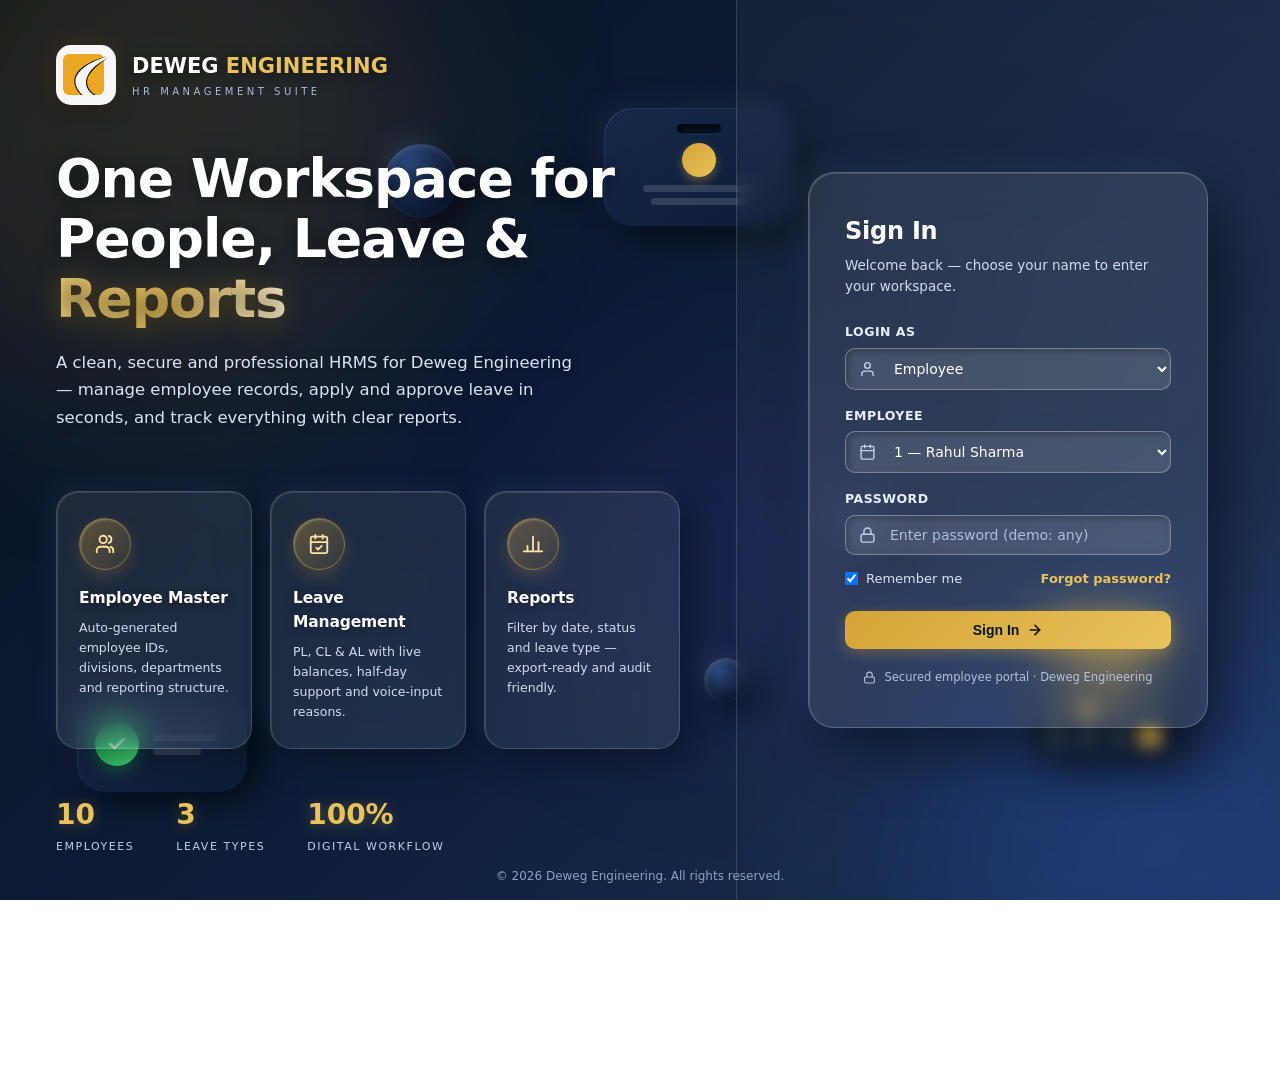
<file: index.html>
<!DOCTYPE html>
<html lang="en">
<head>
<meta charset="UTF-8">
<meta name="viewport" content="width=device-width, initial-scale=1.0">
<title>Deweg Engineering — HRMS | Sign In</title>
<link rel="stylesheet" href="assets/style.css">
<style>
  body{margin:0;height:100dvh;overflow:hidden;font-family:'Segoe UI',system-ui,sans-serif;color:#fff;
    background:linear-gradient(135deg,#070f1d 0%,#0e1e3a 45%,#1c3157 100%);
    display:flex;align-items:stretch;position:relative}
  /* ---------- ambient blobs ---------- */
  .blob{position:absolute;border-radius:50%;filter:blur(100px);opacity:.5;pointer-events:none;z-index:0}
  .b1{width:560px;height:560px;background:rgba(212,164,55,.30);top:-160px;left:-120px;animation:drift 16s ease-in-out infinite}
  .b2{width:480px;height:480px;background:rgba(37,99,235,.40);bottom:-170px;right:-110px;animation:drift 21s ease-in-out infinite reverse}
  .b3{width:320px;height:320px;background:rgba(124,58,237,.22);top:42%;left:44%;animation:drift 25s ease-in-out infinite}
  @keyframes drift{0%,100%{transform:translate(0,0)}50%{transform:translate(-50px,50px)}}

  /* ---------- 3D neumorphic scene (pure CSS) ---------- */
  .scene{position:absolute;inset:0;z-index:0;perspective:1200px;overflow:hidden;pointer-events:none}
  .neo{position:absolute;border-radius:28px;
    background:linear-gradient(145deg,#16294a,#0d1c36);
    box-shadow:14px 14px 34px rgba(0,0,0,.5), -10px -10px 26px rgba(120,150,220,.09),
               inset 1px 1px 1px rgba(255,255,255,.09);
    animation:bob 7s ease-in-out infinite}
  @keyframes bob{0%,100%{transform:translateY(0) rotateZ(var(--rz,0deg)) rotateY(var(--ry,0deg))}
                 50%{transform:translateY(-16px) rotateZ(var(--rz,0deg)) rotateY(var(--ry,0deg))}}

  /* floating employee ID badge */
  .badge3d{width:190px;height:118px;right:38%;top:12%;--rz:-8deg;--ry:14deg;animation-delay:.6s;
    transform-style:preserve-3d;padding:16px}
  .badge3d .hole{width:44px;height:9px;border-radius:8px;background:#070f1d;margin:0 auto 10px;
    box-shadow:inset 2px 2px 4px rgba(0,0,0,.7)}
  .badge3d .bav{width:34px;height:34px;border-radius:50%;margin:0 auto 8px;
    background:linear-gradient(135deg,var(--gold),var(--gold-light));
    box-shadow:0 4px 10px rgba(212,164,55,.4)}
  .badge3d .ln{height:7px;border-radius:5px;background:rgba(255,255,255,.14);margin:6px auto}
  .badge3d .ln.s{width:60%}

  /* floating calendar tile */
  .cal3d{width:150px;height:150px;right:8%;bottom:16%;--rz:9deg;--ry:-16deg;animation-delay:2s;border-radius:24px;padding:16px}
  .cal3d .top{height:26px;border-radius:10px;background:linear-gradient(135deg,var(--gold),var(--gold-light));
    display:flex;align-items:center;justify-content:center;gap:16px;margin-bottom:12px;
    box-shadow:0 5px 14px rgba(212,164,55,.4)}
  .cal3d .top i{width:5px;height:12px;border-radius:3px;background:var(--navy-900)}
  .cal3d .grid{display:grid;grid-template-columns:repeat(4,1fr);gap:7px}
  .cal3d .grid i{aspect-ratio:1;border-radius:6px;background:rgba(255,255,255,.12);
    box-shadow:inset 1px 1px 2px rgba(0,0,0,.4), inset -1px -1px 2px rgba(255,255,255,.07)}
  .cal3d .grid i.on{background:linear-gradient(135deg,var(--gold),var(--gold-light))}

  /* floating check card */
  .chk3d{width:170px;height:96px;left:6%;bottom:12%;--rz:6deg;--ry:-10deg;animation-delay:1.2s;
    display:flex;align-items:center;gap:14px;padding:0 18px}
  .chk3d .ring{width:44px;height:44px;border-radius:50%;flex-shrink:0;display:flex;align-items:center;justify-content:center;
    background:linear-gradient(135deg,#16a34a,#4ade80);box-shadow:0 5px 16px rgba(22,163,74,.45)}
  .chk3d .ln{height:7px;border-radius:5px;background:rgba(255,255,255,.16);margin:7px 0}
  .chk3d .ln.s{width:64%}

  /* soft neumorphic spheres */
  .orb{position:absolute;border-radius:50%;
    background:radial-gradient(circle at 32% 28%,#2c4a80,#0c1a33 70%);
    box-shadow:12px 14px 30px rgba(0,0,0,.55), -8px -8px 22px rgba(130,160,230,.12),
               inset 2px 3px 6px rgba(255,255,255,.14)}
  .o1{width:74px;height:74px;left:30%;top:16%;animation:bob 8s ease-in-out infinite;animation-delay:.3s}
  .o2{width:44px;height:44px;left:55%;bottom:22%;animation:bob 9s ease-in-out infinite;animation-delay:1.6s}
  .o3{width:56px;height:56px;right:30%;bottom:38%;animation:bob 10s ease-in-out infinite;animation-delay:2.6s}

  /* ---------- layout ---------- */
  .wrap{position:relative;z-index:2;display:grid;grid-template-columns:1.15fr .85fr;
    height:100dvh;width:100%;max-width:1440px;margin:0 auto}

  /* ============ LEFT — LANDING ============ */
  .hero-side{padding:48px 56px;display:flex;flex-direction:column;justify-content:center;min-height:0}
  .brand{display:flex;align-items:center;gap:16px;margin-bottom:44px}
  .logo-img{width:60px;height:60px;object-fit:contain;border-radius:15px;
    background:rgba(255,255,255,.96);padding:7px;flex-shrink:0;
    box-shadow:0 6px 20px rgba(0,0,0,.4), 0 0 24px rgba(212,164,55,.18)}
  .brand .nm{font-size:21px;font-weight:800;text-shadow:0 2px 14px rgba(0,0,0,.5)}
  .brand .nm span{color:var(--gold-light)}
  .brand .tg{font-size:10px;letter-spacing:.35em;text-transform:uppercase;color:#a9bcdc;margin-top:2px}

  .pill{display:inline-flex;align-items:center;gap:9px;padding:9px 20px;border-radius:99px;
    font-size:12px;font-weight:700;letter-spacing:.14em;text-transform:uppercase;color:#ffe3a1;
    background:rgba(212,164,55,.14);border:1px solid rgba(212,164,55,.45);
    backdrop-filter:blur(8px);margin-bottom:26px;width:fit-content;
    box-shadow:0 4px 18px rgba(212,164,55,.15)}
  h1{font-size:clamp(34px,4.2vw,54px);line-height:1.12;letter-spacing:-.02em;font-weight:800;
    color:#ffffff;text-shadow:0 3px 24px rgba(0,0,0,.55)}
  h1 em{font-style:normal;background:linear-gradient(90deg,#f5d67a,var(--gold-light),#fff2cf);
    -webkit-background-clip:text;background-clip:text;-webkit-text-fill-color:transparent;
    filter:drop-shadow(0 2px 10px rgba(212,164,55,.35))}
  .sub{color:#dbe4f5;font-size:16.5px;max-width:520px;margin:20px 0 40px;line-height:1.65;
    text-shadow:0 2px 12px rgba(0,0,0,.45)}

  /* rounded glass feature cards */
  .cards{display:grid;grid-template-columns:repeat(3,1fr);gap:18px;max-width:640px}
  .gcard{border-radius:22px;padding:26px 22px;background:rgba(255,255,255,.08);
    border:1px solid rgba(255,255,255,.18);backdrop-filter:blur(18px);-webkit-backdrop-filter:blur(18px);
    box-shadow:14px 14px 34px rgba(0,0,0,.35), -8px -8px 22px rgba(130,160,230,.08),
               inset 1px 1px 1px rgba(255,255,255,.12);transition:.3s}
  .gcard:hover{transform:translateY(-7px);border-color:rgba(212,164,55,.55);background:rgba(212,164,55,.10)}
  .gcard .ic{width:52px;height:52px;border-radius:50%;display:flex;align-items:center;justify-content:center;
    margin-bottom:16px;background:linear-gradient(135deg,rgba(212,164,55,.35),rgba(212,164,55,.1));
    border:1.5px solid rgba(212,164,55,.45);color:#ffe3a1;
    box-shadow:0 6px 16px rgba(212,164,55,.2), inset 1px 1px 2px rgba(255,255,255,.25)}
  .gcard h3{font-size:15.5px;margin-bottom:8px;color:#fff;text-shadow:0 2px 10px rgba(0,0,0,.4)}
  .gcard p{font-size:12.5px;color:#d4ddf0;line-height:1.6}

  .stats{display:flex;gap:42px;margin-top:44px;flex-wrap:wrap}
  .hstat .num{font-size:28px;font-weight:800;color:var(--gold-light);text-shadow:0 2px 14px rgba(212,164,55,.35)}
  .hstat .lbl{font-size:11px;text-transform:uppercase;letter-spacing:.14em;color:#c3d0e8;margin-top:2px}

  /* entrance animations */
  .hero-side>*{opacity:0;animation:fadeUp .8s cubic-bezier(.2,.7,.2,1) both}
  .hero-side>*:nth-child(1){animation-delay:.05s}
  .hero-side>*:nth-child(2){animation-delay:.2s}
  .hero-side>*:nth-child(3){animation-delay:.35s}
  .hero-side>*:nth-child(4){animation-delay:.5s}
  .hero-side>*:nth-child(5){animation-delay:.65s}
  @keyframes fadeUp{from{opacity:0;transform:translateY(26px)}to{opacity:1;transform:none}}

  /* ============ RIGHT — LOGIN (slides out on load) ============ */
  .login-side{display:flex;align-items:center;justify-content:center;padding:40px 44px;position:relative;min-height:0;overflow-y:auto}
  .login-side::before{content:'';position:absolute;inset:0;
    background:linear-gradient(200deg,rgba(255,255,255,.05),rgba(255,255,255,.01));
    border-left:1px solid rgba(255,255,255,.14);backdrop-filter:blur(8px)}
  .login-card{position:relative;width:100%;max-width:400px;border-radius:26px;padding:40px 36px;
    background:rgba(255,255,255,.09);border:1px solid rgba(255,255,255,.22);
    backdrop-filter:blur(24px);-webkit-backdrop-filter:blur(24px);
    box-shadow:20px 24px 60px rgba(0,0,0,.45), -10px -10px 30px rgba(130,160,230,.08),
               inset 1px 1px 1px rgba(255,255,255,.15);
    animation:slideOut 1s cubic-bezier(.16,.8,.26,1) .35s both}
  @keyframes slideOut{
    from{opacity:0;transform:translateX(110%) rotateY(-14deg)}
    to{opacity:1;transform:translateX(0) rotateY(0)}}
  @media(max-width:1024px){
    .login-card{animation:slideUp .8s cubic-bezier(.16,.8,.26,1) .35s both}
    @keyframes slideUp{from{opacity:0;transform:translateY(60px)}to{opacity:1;transform:none}}
  }
  .login-card h2{font-size:24px;margin-bottom:4px;color:#fff}
  .login-card .lsub{color:#d4ddf0;font-size:13.5px;margin-bottom:26px}
  .login-card label{color:#e8eefb}
  .login-card .select,.login-card .input{background:rgba(255,255,255,.12);
    border-color:rgba(255,255,255,.28);color:#fff;
    box-shadow:inset 2px 2px 6px rgba(0,0,0,.28), inset -1px -1px 3px rgba(255,255,255,.08)}
  .login-card .input::placeholder{color:#aebfdd}
  .login-card .select:focus,.login-card .input:focus{border-color:var(--gold);
    background:rgba(255,255,255,.17);box-shadow:0 0 0 3px rgba(212,164,55,.22), inset 2px 2px 6px rgba(0,0,0,.28)}
  .login-card .select option{color:#1b2537}
  .in-ic{position:relative}
  .in-ic .ic{position:absolute;left:14px;top:50%;transform:translateY(-50%);color:#c3d0e8;display:flex;z-index:1}
  .in-ic .input,.in-ic .select{padding-left:44px}
  .row-rem{display:flex;justify-content:space-between;align-items:center;font-size:13px;margin:14px 0 22px}
  .row-rem label{display:flex;gap:8px;align-items:center;color:#dbe4f5;cursor:pointer}
  .row-rem a{color:var(--gold-light);font-weight:600}
  .secure{display:flex;align-items:center;justify-content:center;gap:8px;margin-top:20px;
    font-size:11.5px;color:#b3c2de}

  footer{position:absolute;bottom:14px;left:0;right:0;text-align:center;font-size:12px;color:#8ea2c6;z-index:2}

  /* short screens: compact the landing so everything fits the viewport */
  @media(max-height:840px){
    .hero-side{padding:30px 44px}
    .brand{margin-bottom:24px}
    h1{font-size:clamp(28px,3.8vw,42px)}
    .sub{margin:14px 0 24px;font-size:15px}
    .gcard{padding:18px 16px}
    .gcard p{font-size:11.5px}
    .stats{margin-top:24px;gap:30px}
    .hstat .num{font-size:23px}
  }
  @media(max-height:720px){
    .hero-side{padding:22px 36px}
    .brand{margin-bottom:14px}
    .sub{display:none}
    .gcard p{display:none}
    .stats{margin-top:16px}
    .login-card{padding:26px 28px}
  }
  @media(max-height:600px){
    .stats{display:none}
    .cards{gap:10px}
    .hero-side{padding:16px 30px}
    .login-card{padding:18px 22px}
  }

  @media(max-width:1024px){
    /* whole page locks to the device viewport */
    body{height:100dvh;overflow:hidden}
    .wrap{grid-template-columns:1fr;grid-template-rows:auto minmax(0,1fr);
      height:100dvh;overflow:hidden}
    .hero-side{padding:20px 18px 14px;text-align:center;flex:0 1 auto}
    .brand{justify-content:center;margin-bottom:12px;gap:12px}
    .brand .nm{font-size:16px}
    .logo-img{width:44px;height:44px;border-radius:12px;padding:5px}
    .pill{margin-inline:auto;padding:6px 14px;font-size:9.5px;margin-bottom:12px}
    h1{font-size:clamp(20px,6.5vw,30px)}
    .sub{margin-inline:auto;font-size:12.5px;margin:8px 0 12px;max-width:420px}
    .cards{margin:0 auto;grid-template-columns:1fr;gap:8px;width:100%;max-width:460px}
    .gcard{padding:10px 13px;display:flex;gap:12px;align-items:center;text-align:left}
    .gcard .ic{width:38px;height:38px;margin:0;flex-shrink:0}
    .gcard h3{font-size:13px;margin:0}
    .gcard p{font-size:11px}
    .stats{justify-content:center;gap:20px;margin-top:12px}
    .hstat .num{font-size:17px}
    .hstat .lbl{font-size:9px}
    .login-side{border-left:none;border-top:1px solid rgba(255,255,255,.14);
      padding:14px 16px;overflow-y:auto;align-items:flex-start}
    .login-card{padding:22px 20px;border-radius:20px;animation:slideUp .8s cubic-bezier(.16,.8,.26,1) .3s both}
    .login-card h2{font-size:19px}
    .login-card .lsub{font-size:12px;margin-bottom:16px}
    .row-rem{font-size:12px;margin:10px 0 16px}
    .login-card .btn{padding:12px 10px;font-size:14px}
    .secure{font-size:10px;margin-top:14px}
    .badge3d{right:4%;top:4%;transform:scale(.6)}
    .cal3d,.chk3d{display:none}
    footer{display:none}
  }
  /* short screens: trim the landing so login always fits without page scroll */
  @media(max-width:1024px) and (max-height:760px){
    .gcard p{display:none}
    .sub{display:none}
  }
  @media(max-width:1024px) and (max-height:640px){
    .stats{display:none}
    .cards{display:none}
    .pill{display:none}
  }
</style>
</head>
<body>
<!-- themed engineering background image + readability overlay -->
<div class="bgimg" style="position:fixed;inset:0;z-index:0;
  background:url('https://images.unsplash.com/photo-1504328345606-18bbc8c9d7d1?auto=format&fit=crop&w=1920&q=80') center/cover no-repeat"></div>
<div style="position:fixed;inset:0;z-index:0;
  background:linear-gradient(135deg,rgba(7,15,29,.94) 0%,rgba(13,28,54,.9) 45%,rgba(28,49,87,.86) 100%)"></div>

<div class="blob b1"></div><div class="blob b2"></div><div class="blob b3"></div>

<!-- 3D neumorphic background scene -->
<div class="scene">
  <div class="neo badge3d">
    <div class="hole"></div><div class="bav"></div>
    <div class="ln" style="width:70%"></div><div class="ln s"></div>
  </div>
  <div class="neo cal3d">
    <div class="top"><i></i><i></i></div>
    <div class="grid">
      <i></i><i></i><i class="on"></i><i></i><i></i><i class="on"></i><i></i><i></i>
      <i></i><i></i><i></i><i class="on"></i>
    </div>
  </div>
  <div class="neo chk3d">
    <div class="ring"><svg width="20" height="20" viewBox="0 0 24 24" fill="none" stroke="#fff" stroke-width="3" stroke-linecap="round" stroke-linejoin="round"><polyline points="20 6 9 17 4 12"/></svg></div>
    <div style="flex:1"><div class="ln" style="width:85%"></div><div class="ln s"></div></div>
  </div>
  <div class="orb o1"></div><div class="orb o2"></div><div class="orb o3"></div>
</div>

<div class="wrap">

  <!-- ============ LEFT: LANDING ============ -->
  <div class="hero-side">
    <div class="brand">
      <img class="logo-img" src="assets/logo.svg" alt="Deweg Engineering logo">
      <div>
        <div class="nm">DEWEG <span>ENGINEERING</span></div>
        <div class="tg">HR Management Suite</div>
      </div>
    </div>

    <h1>One Workspace for<br>People, Leave &amp; <em>Reports</em></h1>
    <p class="sub">A clean, secure and professional HRMS for Deweg Engineering — manage employee records, apply and approve leave in seconds, and track everything with clear reports.</p>

    <div class="cards" style="margin-top: 20px;">
      <div class="gcard">
        <div class="ic"><svg width="22" height="22" viewBox="0 0 24 24" fill="none" stroke="currentColor" stroke-width="2" stroke-linecap="round" stroke-linejoin="round"><path d="M17 21v-2a4 4 0 0 0-4-4H7a4 4 0 0 0-4 4v2"/><circle cx="10" cy="7" r="4"/><path d="M21 21v-2a4 4 0 0 0-3-3.87"/><path d="M16 3.13a4 4 0 0 1 0 7.75"/></svg></div>
        <h3>Employee Master</h3>
        <p>Auto-generated employee IDs, divisions, departments and reporting structure.</p>
      </div>
      <div class="gcard">
        <div class="ic"><svg width="22" height="22" viewBox="0 0 24 24" fill="none" stroke="currentColor" stroke-width="2" stroke-linecap="round" stroke-linejoin="round"><rect x="3" y="4" width="18" height="18" rx="2"/><line x1="16" y1="2" x2="16" y2="6"/><line x1="8" y1="2" x2="8" y2="6"/><line x1="3" y1="10" x2="21" y2="10"/><path d="M9 16l2 2 4-4"/></svg></div>
        <h3>Leave Management</h3>
        <p>PL, CL &amp; AL with live balances, half-day support and voice-input reasons.</p>
      </div>
      <div class="gcard">
        <div class="ic"><svg width="22" height="22" viewBox="0 0 24 24" fill="none" stroke="currentColor" stroke-width="2" stroke-linecap="round" stroke-linejoin="round"><line x1="18" y1="20" x2="18" y2="10"/><line x1="12" y1="20" x2="12" y2="4"/><line x1="6" y1="20" x2="6" y2="14"/><line x1="2" y1="20" x2="22" y2="20"/></svg></div>
        <h3>Reports</h3>
        <p>Filter by date, status and leave type — export-ready and audit friendly.</p>
      </div>
    </div>

    <div class="stats">
      <div class="hstat"><div class="num">10</div><div class="lbl">Employees</div></div>
      <div class="hstat"><div class="num">3</div><div class="lbl">Leave Types</div></div>
      <div class="hstat"><div class="num">100%</div><div class="lbl">Digital Workflow</div></div>
    </div>
  </div>

  <!-- ============ RIGHT: LOGIN ============ -->
  <div class="login-side">
    <div class="login-card">
      <h2>Sign In</h2>
      <div class="lsub">Welcome back — choose your name to enter your workspace.</div>

      <form onsubmit="return doLogin(event)">
        <div class="field" style="margin-bottom:16px">
          <label>Login as</label>
          <div class="in-ic">
            <span class="ic"><svg width="17" height="17" viewBox="0 0 24 24" fill="none" stroke="currentColor" stroke-width="2" stroke-linecap="round" stroke-linejoin="round"><path d="M20 21v-2a4 4 0 0 0-4-4H8a4 4 0 0 0-4 4v2"/><circle cx="12" cy="7" r="4"/></svg></span>
            <select class="select" id="role">
              <option value="employee">Employee</option>
              <option value="manager">Reporting Manager</option>
            </select>
          </div>
        </div>

        <div class="field" style="margin-bottom:16px">
          <label>Employee</label>
          <div class="in-ic">
            <span class="ic"><svg width="17" height="17" viewBox="0 0 24 24" fill="none" stroke="currentColor" stroke-width="2" stroke-linecap="round" stroke-linejoin="round"><rect x="3" y="4" width="18" height="18" rx="2"/><line x1="16" y1="2" x2="16" y2="6"/><line x1="8" y1="2" x2="8" y2="6"/><line x1="3" y1="10" x2="21" y2="10"/></svg></span>
            <select class="select" id="emp-select"></select>
          </div>
        </div>

        <div class="field" style="margin-bottom:6px">
          <label>Password</label>
          <div class="in-ic">
            <span class="ic"><svg width="17" height="17" viewBox="0 0 24 24" fill="none" stroke="currentColor" stroke-width="2" stroke-linecap="round" stroke-linejoin="round"><rect x="3" y="11" width="18" height="11" rx="2"/><path d="M7 11V7a5 5 0 0 1 10 0v4"/></svg></span>
            <input class="input" type="password" id="pwd" placeholder="Enter password (demo: any)" required>
          </div>
        </div>

        <div class="row-rem">
          <label><input type="checkbox" checked> Remember me</label>
          <a href="#">Forgot password?</a>
        </div>

        <button class="btn btn-primary" style="width:100%;justify-content:center">Sign In
          <svg width="16" height="16" viewBox="0 0 24 24" fill="none" stroke="currentColor" stroke-width="2.4" stroke-linecap="round" stroke-linejoin="round"><line x1="5" y1="12" x2="19" y2="12"/><polyline points="12 5 19 12 12 19"/></svg>
        </button>
      </form>

      <div class="secure">
        <svg width="13" height="13" viewBox="0 0 24 24" fill="none" stroke="currentColor" stroke-width="2" stroke-linecap="round" stroke-linejoin="round"><rect x="3" y="11" width="18" height="11" rx="2"/><path d="M7 11V7a5 5 0 0 1 10 0v4"/></svg>
        Secured employee portal · Deweg Engineering
      </div>
    </div>
  </div>

</div>

<footer>© 2026 Deweg Engineering. All rights reserved.</footer>

<script>
const EMPLOYEES = [
  {id:1,  name:"Rahul Sharma"}, {id:2,  name:"Priya Nair"},
  {id:3,  name:"Vikram Patel"}, {id:4,  name:"Anita Desai"},
  {id:5,  name:"Suresh Kumar"}, {id:6,  name:"Meera Joshi"},
  {id:7,  name:"Arjun Reddy"},  {id:8,  name:"Kavya Menon"},
  {id:9,  name:"Rohit Verma"},  {id:10, name:"Deepika Iyer"},
];
document.getElementById('emp-select').innerHTML =
  EMPLOYEES.map(e=>`<option value="${e.id}">${e.id} — ${e.name}</option>`).join('');

function doLogin(ev){
  ev.preventDefault();
  localStorage.setItem('deweg_user', JSON.stringify({
    id:+document.getElementById('emp-select').value,
    role:document.getElementById('role').value
  }));
  location.href = 'app.html';
  return false;
}
</script>
</body>
</html>
</file>
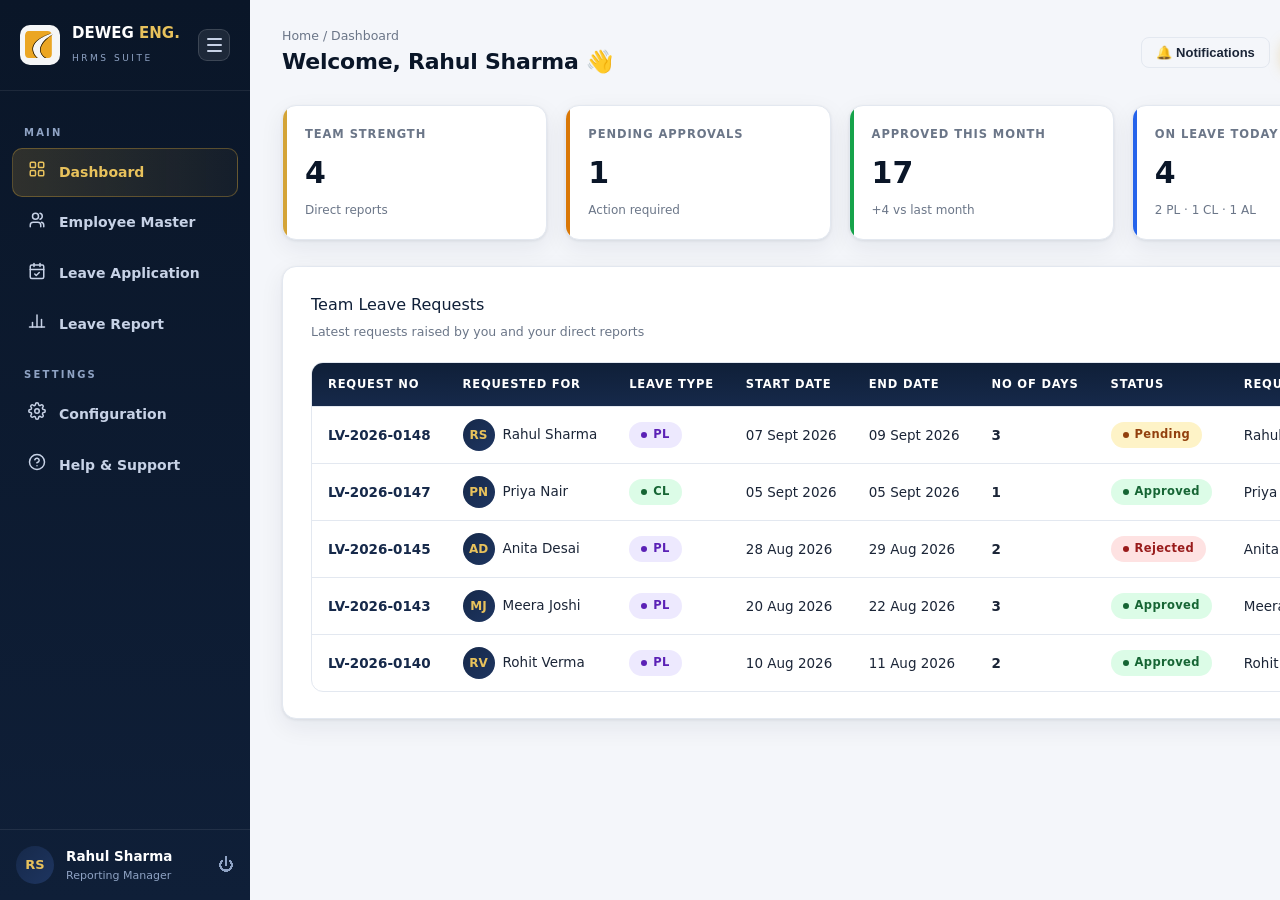
<file: app.html>
<!DOCTYPE html>
<html lang="en">
<head>
<meta charset="UTF-8">
<meta name="viewport" content="width=device-width, initial-scale=1.0">
<title>HRMS Dashboard — Deweg Engineering</title>
<link rel="stylesheet" href="assets/style.css">
</head>
<body>
<!-- floating mobile menu button (drawer is off-canvas, so its own toggle is unreachable) -->
<button class="mob-menu" onclick="toggleSidebar()" aria-label="Open menu">
  <svg width="20" height="20" viewBox="0 0 24 24" fill="none" stroke="currentColor" stroke-width="2.4" stroke-linecap="round"><line x1="3" y1="6" x2="21" y2="6"/><line x1="3" y1="12" x2="21" y2="12"/><line x1="3" y1="18" x2="21" y2="18"/></svg>
</button>
<div class="app">

  <!-- ======= SIDEBAR ======= -->
  <aside class="sidebar">
    <div class="sb-brand">
      <img src="assets/logo.svg" alt="Deweg logo" style="width:40px;height:40px;object-fit:contain;border-radius:10px;background:rgba(255,255,255,.96);padding:5px;flex-shrink:0">
      <div>
        <div class="nm">DEWEG <span>ENG.</span></div>
        <small>HRMS Suite</small>
      </div>
      <button class="sb-toggle" onclick="toggleSidebar()" title="Collapse menu" aria-label="Toggle menu">
        <span></span><span></span><span></span>
      </button>
    </div>
    <nav class="sb-nav">
      <div class="sb-label">Main</div>
      <a class="sb-link active" data-view="dashboard"><span class="ic"><svg viewBox="0 0 24 24" width="18" height="18" fill="none" stroke="currentColor" stroke-width="2" stroke-linecap="round" stroke-linejoin="round"><rect x="3" y="3" width="7" height="7" rx="1.5"/><rect x="14" y="3" width="7" height="7" rx="1.5"/><rect x="3" y="14" width="7" height="7" rx="1.5"/><rect x="14" y="14" width="7" height="7" rx="1.5"/></svg></span><span class="txt">Dashboard</span></a>
      <a class="sb-link" data-view="employee"><span class="ic"><svg viewBox="0 0 24 24" width="18" height="18" fill="none" stroke="currentColor" stroke-width="2" stroke-linecap="round" stroke-linejoin="round"><path d="M17 21v-2a4 4 0 0 0-4-4H7a4 4 0 0 0-4 4v2"/><circle cx="10" cy="7" r="4"/><path d="M21 21v-2a4 4 0 0 0-3-3.87"/><path d="M16 3.13a4 4 0 0 1 0 7.75"/></svg></span><span class="txt">Employee Master</span></a>
      <a class="sb-link" data-view="leave"><span class="ic"><svg viewBox="0 0 24 24" width="18" height="18" fill="none" stroke="currentColor" stroke-width="2" stroke-linecap="round" stroke-linejoin="round"><rect x="3" y="4" width="18" height="18" rx="2"/><line x1="16" y1="2" x2="16" y2="6"/><line x1="8" y1="2" x2="8" y2="6"/><line x1="3" y1="10" x2="21" y2="10"/><path d="M9 16l2 2 4-4"/></svg></span><span class="txt">Leave Application</span></a>
      <a class="sb-link" data-view="report"><span class="ic"><svg viewBox="0 0 24 24" width="18" height="18" fill="none" stroke="currentColor" stroke-width="2" stroke-linecap="round" stroke-linejoin="round"><line x1="18" y1="20" x2="18" y2="10"/><line x1="12" y1="20" x2="12" y2="4"/><line x1="6" y1="20" x2="6" y2="14"/><line x1="2" y1="20" x2="22" y2="20"/></svg></span><span class="txt">Leave Report</span></a>
      <div class="sb-label">Settings</div>
      <a class="sb-link" data-view="config"><span class="ic"><svg viewBox="0 0 24 24" width="18" height="18" fill="none" stroke="currentColor" stroke-width="2" stroke-linecap="round" stroke-linejoin="round"><circle cx="12" cy="12" r="3"/><path d="M19.4 15a1.65 1.65 0 0 0 .33 1.82l.06.06a2 2 0 1 1-2.83 2.83l-.06-.06a1.65 1.65 0 0 0-1.82-.33 1.65 1.65 0 0 0-1 1.51V21a2 2 0 1 1-4 0v-.09A1.65 1.65 0 0 0 9 19.4a1.65 1.65 0 0 0-1.82.33l-.06.06a2 2 0 1 1-2.83-2.83l.06-.06a1.65 1.65 0 0 0 .33-1.82 1.65 1.65 0 0 0-1.51-1H3a2 2 0 1 1 0-4h.09A1.65 1.65 0 0 0 4.6 9a1.65 1.65 0 0 0-.33-1.82l-.06-.06a2 2 0 1 1 2.83-2.83l.06.06a1.65 1.65 0 0 0 1.82.33H9a1.65 1.65 0 0 0 1-1.51V3a2 2 0 1 1 4 0v.09a1.65 1.65 0 0 0 1 1.51 1.65 1.65 0 0 0 1.82-.33l.06-.06a2 2 0 1 1 2.83 2.83l-.06.06a1.65 1.65 0 0 0-.33 1.82V9a1.65 1.65 0 0 0 1.51 1H21a2 2 0 1 1 0 4h-.09a1.65 1.65 0 0 0-1.51 1z"/></svg></span><span class="txt">Configuration</span></a>
      <a class="sb-link" data-view="help"><span class="ic"><svg viewBox="0 0 24 24" width="18" height="18" fill="none" stroke="currentColor" stroke-width="2" stroke-linecap="round" stroke-linejoin="round"><circle cx="12" cy="12" r="10"/><path d="M9.09 9a3 3 0 0 1 5.83 1c0 2-3 3-3 3"/><line x1="12" y1="17" x2="12.01" y2="17"/></svg></span><span class="txt">Help &amp; Support</span></a>
    </nav>
    <div class="sb-user">
      <div class="avatar">RS</div>
      <div>
        <div class="nm">R. Sharma</div>
        <div class="rl">Reporting Manager</div>
      </div>
      <a href="#" onclick="logout();return false" title="Sign out" style="margin-left:auto;color:#8fa3c4;font-size:16px">⏻</a>
    </div>
  </aside>

  <!-- ======= MAIN ======= -->
  <main class="main">

    <!-- ============ DASHBOARD ============ -->
    <section class="view active" id="view-dashboard">
      <div class="topbar">
        <div>
          <div class="crumb">Home / Dashboard</div>
          <h2 id="greet">Good Morning 👋</h2>
        </div>
        <div class="topbar-actions">
          <button class="btn btn-outline btn-sm">🔔 Notifications</button>
          <button class="btn btn-primary btn-sm" onclick="showView('leave')">+ Apply Leave</button>
        </div>
      </div>

      <div class="stats-row">
        <div class="stat" style="--acc:var(--gold)"><div class="lbl">Team Strength</div><div class="val">42</div><div class="sub">Across 3 divisions</div></div>
        <div class="stat" style="--acc:var(--warning)"><div class="lbl">Pending Approvals</div><div class="val">3</div><div class="sub">Action required</div></div>
        <div class="stat" style="--acc:var(--success)"><div class="lbl">Approved This Month</div><div class="val">17</div><div class="sub">+4 vs last month</div></div>
        <div class="stat" style="--acc:var(--info)"><div class="lbl">On Leave Today</div><div class="val">4</div><div class="sub">2 PL · 1 CL · 1 AL</div></div>
      </div>

      <div class="card" style="margin-bottom:22px">
        <div class="card-title" id="dash-title">My Recent Leave Requests</div>
        <div class="card-sub" id="dash-sub">Your latest leave applications and their current status</div>
        <div class="table-wrap">
          <table>
            <thead><tr><th>Request No</th><th>Requested For</th><th>Leave Type</th><th>Start Date</th><th>End Date</th><th>No of Days</th><th>Status</th><th>Requested By</th></tr></thead>
            <tbody id="dash-table"></tbody>
          </table>
        </div>
      </div>
    </section>

    <!-- ============ EMPLOYEE MASTER ============ -->
    <section class="view" id="view-employee">
      <div class="topbar">
        <div>
          <div class="crumb">Home / Employee Master</div>
          <h2>Employee Master</h2>
        </div>
        <div class="topbar-actions">
          <button class="btn btn-primary" onclick="openModal()">+ Add New Employee</button>
        </div>
      </div>

      <div class="card">
        <div class="section-head"><span class="bar"></span><h3>Employee List</h3><span class="line"></span></div>
        <div class="toolbar">
          <div class="field" style="min-width:220px"><label>Search</label><input class="input" id="emp-search" placeholder="Name, ID, email…" oninput="renderEmployees()"></div>
          <div class="field"><label>Division</label>
            <select class="select" id="emp-fdiv" onchange="renderEmployees()"><option value="">All Divisions</option><option>Engineering</option><option>Manufacturing</option><option>Quality</option><option>Projects</option></select>
          </div>
          <div class="field"><label>Department</label>
            <select class="select" id="emp-fdept" onchange="renderEmployees()"><option value="">All Departments</option><option>Mechanical</option><option>Electrical</option><option>Civil</option><option>Design</option><option>HR &amp; Admin</option><option>Finance</option></select>
          </div>
          <div class="field"><label>Status</label>
            <select class="select" id="emp-fstat" onchange="renderEmployees()"><option value="">All</option><option>Online</option><option>Off Line</option></select>
          </div>
        </div>
        <div class="table-wrap">
          <table>
            <thead><tr>
              <th>Emp No</th><th>Employee Name</th><th>Division</th><th>Department</th><th>Email ID</th><th>Reporting Manager</th><th>Status</th><th>Actions</th>
            </tr></thead>
            <tbody id="emp-table"></tbody>
          </table>
        </div>
        <div class="pagination">
          <div class="entries">Show
            <select class="select entries" id="emp-entries"><option>10</option><option>25</option><option>50</option></select>
            entries
          </div>
          <div class="pages">
            <button class="page-btn">«</button><button class="page-btn active">1</button><button class="page-btn">2</button><button class="page-btn">»</button>
          </div>
        </div>
      </div>
    </section>

    <!-- ============ LEAVE APPLICATION ============ -->
    <section class="view" id="view-leave">
      <div class="topbar">
        <div>
          <div class="crumb">Home / Leave Application</div>
          <h2>Leave Application Form</h2>
        </div>
      </div>

      <div class="leave-layout">
      <div class="leave-formcol">

      <div class="card">
        <div class="section-head"><span class="bar"></span><h3>Leave Request Details</h3><span class="line"></span></div>
        <div class="form-grid">
          <div class="field"><label>Leave Category <span class="req">*</span></label>
            <select class="select" id="lv-cat"><option value="">— Select —</option><option>PL</option><option>CL</option><option>AL</option></select>
          </div>
          <div class="field"><label>Leave Balance</label><input class="input" id="lv-bal" value="—" readonly></div>

          <div class="field"><label>Start Date <span class="req">*</span></label><input class="input" type="date" id="lv-start" onchange="calcDays()"></div>
          <div class="field"><label>Type <span class="req">*</span></label>
            <select class="select" id="lv-stype" onchange="calcDays()"><option>Full Day</option><option>Half Day</option></select>
          </div>
          <div class="field"><label>End Date <span class="req">*</span></label><input class="input" type="date" id="lv-end" onchange="calcDays()"></div>
          <div class="field"><label>Type <span class="req">*</span></label>
            <select class="select" id="lv-etype" onchange="calcDays()"><option>Full Day</option><option>Half Day</option></select>
          </div>
          <div class="field"><label>No of Days Applied</label><input class="input" id="lv-days" value="0.0" readonly></div>
        </div>

        <div class="field" style="margin-top:18px">
          <label>Reason <span class="req">*</span></label>
          <textarea class="textarea" id="lv-reason" placeholder="Briefly describe the reason for your leave…"></textarea>
        </div>

        <div class="section-head"><span class="bar"></span><h3>Voice Input</h3><span class="line"></span></div>
        <div class="mic-row" onclick="toggleMic()">
          <button class="mic-btn" type="button" id="mic-btn">🎙️</button>
          <div>
            <strong style="font-size:14px">Click on the Microphone Icon and Begin Speaking</strong>
            <div class="hint">Your speech will be typed into the Reason field automatically. Click again to stop.</div>
          </div>
        </div>

        <div class="section-head"><span class="bar"></span><h3>Supporting Documents</h3><span class="line"></span></div>
        <div class="mic-row" style="cursor:pointer;justify-content:center;flex-direction:column;text-align:center;padding:22px" onclick="document.getElementById('lv-attach').click()">
          <div style="font-size:26px">📎</div>
          <strong style="margin-top:6px">Click to attach supporting documents</strong>
          <span class="hint">PDF, JPG, PNG, DOCX — max 10 MB each</span>
          <input type="file" id="lv-attach" multiple hidden onchange="showFiles(this)">
        </div>
        <div id="file-list" style="margin-top:10px"></div>

        <div style="display:flex;justify-content:flex-end;gap:12px;margin-top:24px">
          <button class="btn btn-outline" type="reset">Clear</button>
          <button class="btn btn-primary" onclick="submitLeave()">Submit Application ✓</button>
        </div>
      </div><!-- /form card -->
      </div><!-- /formcol -->

      <!-- Sticky side card: employee details + leave balance -->
      <aside class="leave-side">
        <div class="side-card" id="side-card">
          <div class="sc-head" onclick="toggleSideCard()" title="Click to hide / show details">
            <div class="pc-avatar" id="lf-avatar">—</div>
            <div class="sc-name-row">
              <div class="pc-name" id="lf-name2">—</div>
              <div class="pc-role" id="lf-no2"></div>
            </div>
            <div class="sc-bal">
              <span class="mini-pill" style="--c:#7c3aed;--cbg:#ede9fe">PL <b id="pil-pl">—</b></span>
              <span class="mini-pill" style="--c:#16a34a;--cbg:#dcfce7">CL <b id="pil-cl">—</b></span>
              <span class="mini-pill" style="--c:#ea580c;--cbg:#ffedd5">AL <b id="pil-al">—</b></span>
            </div>
            <svg class="sc-chev" width="18" height="18" viewBox="0 0 24 24" fill="none" stroke="currentColor" stroke-width="2.4" stroke-linecap="round" stroke-linejoin="round"><polyline points="6 15 12 9 18 15"/></svg>
          </div>

          <div class="sc-collapse">
            <div>
              <div class="sc-body">
            <div class="bp-title" style="color:var(--muted)">Employee Details</div>
            <div class="pc-grid" style="border:1px solid var(--border);border-radius:12px;overflow:hidden">
              <div class="pc-item"><span>Employee Number</span><strong id="lf-no"></strong></div>
              <div class="pc-item"><span>Employee Name</span><strong id="lf-name"></strong></div>
              <div class="pc-item"><span>Organization</span><strong>Deweg Engineering Pvt. Ltd.</strong></div>
              <div class="pc-item"><span>Department</span><strong id="lf-dept"></strong></div>
              <div class="pc-item" style="grid-column:1/-1"><span>Division</span><strong id="lf-div"></strong></div>
            </div>

            <div class="bp-title" style="color:var(--muted);margin-top:18px">Available Leave Balance</div>
            <div class="bal-stack">
              <div class="bp-card" style="--c:#7c3aed;--cbg:#ede9fe">
                <div class="bp-top"><span class="bp-cat">PL</span><span class="bp-full">Privilege Leave</span>
                  <span class="bp-val" style="margin-left:auto;font-size:17px"><span id="val-pl">—</span><small> / <span id="tot-pl">18</span></small></span></div>
                <div class="bp-bar"><i id="bar-pl" style="width:0%"></i></div>
              </div>
              <div class="bp-card" style="--c:#16a34a;--cbg:#dcfce7">
                <div class="bp-top"><span class="bp-cat">CL</span><span class="bp-full">Casual Leave</span>
                  <span class="bp-val" style="margin-left:auto;font-size:17px"><span id="val-cl">—</span><small> / <span id="tot-cl">12</span></small></span></div>
                <div class="bp-bar"><i id="bar-cl" style="width:0%"></i></div>
              </div>
              <div class="bp-card" style="--c:#ea580c;--cbg:#ffedd5">
                <div class="bp-top"><span class="bp-cat">AL</span><span class="bp-full">Annual Leave</span>
                  <span class="bp-val" style="margin-left:auto;font-size:17px"><span id="val-al">—</span><small> / <span id="tot-al">10</span></small></span></div>
                <div class="bp-bar"><i id="bar-al" style="width:0%"></i></div>
              </div>
            </div>
          </div>
            </div><!-- /sc-body -->
          </div><!-- /sc-collapse inner -->
        </div><!-- /sc-collapse -->
      </aside>
      </div><!-- /leave-layout -->
    </section>

    <!-- ============ LEAVE REPORT ============ -->
    <section class="view" id="view-report">
      <div class="topbar">
        <div>
          <div class="crumb">Home / Leave Report</div>
          <h2>Leave Report</h2>
        </div>
        <div class="topbar-actions">
          <button class="btn btn-outline btn-sm">⬇ Export Excel</button>
          <button class="btn btn-outline btn-sm">🖨 Print</button>
        </div>
      </div>

      <div class="card">
        <div class="section-head"><span class="bar"></span><h3>Search Filters</h3><span class="line"></span></div>
        <div class="toolbar">
          <div class="field"><label>Start Date</label><input class="input" type="date" id="rp-start"></div>
          <div class="field"><label>End Date</label><input class="input" type="date" id="rp-end"></div>
          <div class="field"><label>Status</label>
            <select class="select" id="rp-status" onchange="renderReport()"><option value="">All</option><option>Pending</option><option>Approved</option><option>Rejected</option></select>
          </div>
          <div class="field"><label>Leave Type</label>
            <select class="select" id="rp-type" onchange="renderReport()"><option value="">All</option><option>PL</option><option>CL</option><option>AL</option></select>
          </div>
          <button class="btn btn-dark" onclick="renderReport()">🔍 Search</button>
        </div>

        <div class="table-wrap" style="margin-top:8px">
          <table>
            <thead><tr>
              <th>Request No</th><th>Requested For</th><th>Leave Type</th><th>Start Date</th><th>End Date</th><th>No of Days</th><th>Status</th><th>Requested By</th>
            </tr></thead>
            <tbody id="report-table"></tbody>
          </table>
        </div>
        <div class="pagination">
          <div class="entries">Show
            <select class="select entries" id="rp-entries"><option>10</option><option>25</option><option>50</option></select>
            entries
          </div>
          <div class="pages">
            <button class="page-btn">«</button><button class="page-btn active">1</button><button class="page-btn">2</button><button class="page-btn">3</button><button class="page-btn">»</button>
          </div>
        </div>
      </div>
    </section>

    <!-- ============ CONFIGURATION ============ -->
    <section class="view" id="view-config">
      <div class="topbar">
        <div>
          <div class="crumb">Home / Configuration</div>
          <h2>Configuration</h2>
        </div>
      </div>
      <div class="card" style="margin-bottom:22px">
        <div class="section-head"><span class="bar"></span><h3>Leave Policy</h3><span class="line"></span></div>
        <div class="card-sub">Annual entitlements applied to every employee's leave balance.</div>
        <div class="form-grid">
          <div class="field"><label>Privilege Leave (PL) / year</label><input class="input" type="number" id="cfg-pl" value="18"></div>
          <div class="field"><label>Casual Leave (CL) / year</label><input class="input" type="number" id="cfg-cl" value="12"></div>
          <div class="field"><label>Annual Leave (AL) / year</label><input class="input" type="number" id="cfg-al" value="10"></div>
          <div class="field"><label>Financial Year</label><input class="input" value="Jan 2026 – Dec 2026"></div>
        </div>
      </div>
      <div class="card" style="margin-top:22px">
        <div class="section-head"><span class="bar"></span><h3>Additional Employee Fields</h3><span class="line"></span></div>
        <div class="card-sub">Enable optional fields on the Employee Master form.</div>
        <div class="form-grid" style="grid-template-columns:repeat(auto-fit,minmax(200px,1fr))">
          <label class="cfg-check"><input type="checkbox" id="cfg-f-mobile" onchange="applyExtraFields()"> Mobile Number</label>
          <label class="cfg-check"><input type="checkbox" id="cfg-f-desig" onchange="applyExtraFields()"> Designation</label>
          <label class="cfg-check"><input type="checkbox" id="cfg-f-doj" onchange="applyExtraFields()"> Date of Joining</label>
        </div>
      </div>
      <div class="card">
        <div class="section-head"><span class="bar"></span><h3>Workflow &amp; Organization</h3><span class="line"></span></div>
        <div class="form-grid">
          <div class="field"><label>Approval Flow</label>
            <select class="select"><option>Reporting Manager → HR</option><option>Reporting Manager only</option></select>
          </div>
          <div class="field"><label>Half Day Allowed</label>
            <select class="select"><option>Yes</option><option>No</option></select>
          </div>
          <div class="field"><label>Organization Name</label><input class="input" value="Deweg Engineering Pvt. Ltd."></div>
          <div class="field"><label>Working Days / Week</label><input class="input" type="number" value="5"></div>
        </div>
        <div style="display:flex;justify-content:flex-end;margin-top:22px">
          <button class="btn btn-primary" onclick="saveConfig()">Save Settings</button>
        </div>
      </div>
    </section>

    <!-- ============ HELP & SUPPORT ============ -->
    <section class="view" id="view-help">
      <div class="topbar">
        <div>
          <div class="crumb">Home / Help &amp; Support</div>
          <h2>Help &amp; Support</h2>
        </div>
      </div>
      <div class="stats-row">
        <div class="stat" style="--acc:var(--info)"><div class="lbl">HR Helpdesk</div><div class="val" style="font-size:18px">hr@deweg.com</div><div class="sub">Mon–Fri · 9:00 to 18:00</div></div>
        <div class="stat" style="--acc:var(--gold)"><div class="lbl">IT Support</div><div class="val" style="font-size:18px">Ext. 4021</div><div class="sub">Login &amp; access issues</div></div>
        <div class="stat" style="--acc:var(--success)"><div class="lbl">Payroll Queries</div><div class="val" style="font-size:18px">payroll@deweg.com</div><div class="sub">Leave encashment &amp; LOP</div></div>
      </div>
      <div class="card">
        <div class="section-head"><span class="bar"></span><h3>Frequently Asked Questions</h3><span class="line"></span></div>
        <div class="pc-grid" style="border:1px solid var(--border);border-radius:12px;overflow:hidden">
          <div class="pc-item" style="grid-column:1/-1"><span>How do I apply for leave?</span><strong>Go to Leave Application → pick a category and dates → days auto-calculate → submit. You can speak your reason using the microphone button.</strong></div>
          <div class="pc-item" style="grid-column:1/-1"><span>Who approves my leave?</span><strong>Your reporting manager configured in your employee master record receives the request instantly.</strong></div>
          <div class="pc-item" style="grid-column:1/-1"><span>Where can I see my past leave?</span><strong>Leave Report shows all your requests with status. Managers can view the full team history.</strong></div>
          <div class="pc-item" style="grid-column:1/-1"><span>Forgot your password?</span><strong>Contact IT Support (Ext. 4021) — credentials are issued by HR only.</strong></div>
        </div>
      </div>
    </section>

  </main>
</div>

<!-- ======= ADD EMPLOYEE MODAL ======= -->
<div class="modal-bg" id="emp-modal">
  <div class="modal">
    <div class="modal-head">
      <h3>Add New Employee</h3>
      <button class="close-x" onclick="closeModal()">×</button>
    </div>
    <div class="modal-body">
      <div class="form-grid">
        <div class="field"><label>Employee Number</label><input class="input" value="Auto Calculate Number" readonly></div>
        <div class="field"><label>Employee Name <span class="req">*</span></label><input class="input" placeholder="Full name"></div>
        <div class="field"><label>Division <span class="req">*</span></label>
          <select class="select"><option value="">— Select —</option><option>Engineering</option><option>Manufacturing</option><option>Quality</option><option>Projects</option></select>
        </div>
        <div class="field"><label>Department <span class="req">*</span></label>
          <select class="select"><option value="">— Select —</option><option>Mechanical</option><option>Electrical</option><option>Civil</option><option>Design</option><option>HR &amp; Admin</option><option>Finance</option></select>
        </div>
        <div class="field"><label>Email ID <span class="req">*</span></label><input class="input" type="email" placeholder="name@deweg.com"></div>
        <div class="field"><label>Reporting Manager <span class="req">*</span></label>
          <select class="select"><option value="">— Select —</option><option>R. Sharma</option><option>A. Iyer</option><option>P. Menon</option></select>
        </div>
        <div class="field"><label>Status <span class="req">*</span></label>
          <select class="select"><option>Online</option><option>Off Line</option></select>
        </div>
        <div class="field" data-extra="mobile"><label>Mobile Number</label><input class="input" type="tel" placeholder="10-digit mobile" maxlength="10"></div>
        <div class="field" data-extra="desig"><label>Designation</label>
          <select class="select"><option value="">— Select —</option><option>Engineer</option><option>Senior Engineer</option><option>Design Lead</option><option>Quality Inspector</option><option>Project Manager</option></select>
        </div>
        <div class="field" data-extra="doj"><label>Date of Joining</label><input class="input" type="date"></div>
      </div>
      <p class="hint" style="margin-top:14px">Optional fields are managed from Configuration → Additional Employee Fields.</p>
    </div>
    <div class="modal-foot">
      <button class="btn btn-outline" onclick="closeModal()">Cancel</button>
      <button class="btn btn-primary" onclick="saveEmployee()">Save Employee</button>
    </div>
  </div>
</div>

<!-- ======= MOBILE SIDEBAR OVERLAY ======= -->
<div class="sb-overlay" onclick="toggleSidebar(false)"></div>

<!-- ======= TOAST ======= -->
<div class="toast" id="toast"><span id="toast-msg"></span></div>

<script src="assets/app.js"></script>
</body>
</html>
</file>
<file: assets/style.css>
/* ============================================================
   DEWEG ENGINEERING — HRMS UI Kit
   Premium theme: deep navy + gold accents
   ============================================================ */
:root{
  --navy-900:#0a1628;
  --navy-800:#0f1f38;
  --navy-700:#16294a;
  --navy-600:#1e3560;
  --gold:#d4a437;
  --gold-light:#e8c25c;
  --bg:#f4f6fa;
  --surface:#ffffff;
  --border:#e3e8f0;
  --text:#1b2537;
  --muted:#6b7688;
  --primary:#1e3560;
  --primary-hover:#16294a;
  --success:#16a34a;
  --warning:#d97706;
  --danger:#dc2626;
  --info:#2563eb;
  --radius:14px;
  --shadow:0 1px 3px rgba(15,31,56,.08),0 8px 24px rgba(15,31,56,.07);
  --shadow-lg:0 12px 40px rgba(10,22,40,.18);
  --font:'Segoe UI',system-ui,-apple-system,sans-serif;
}
*{margin:0;padding:0;box-sizing:border-box}
body{font-family:var(--font);background:var(--bg);color:var(--text);font-size:14.5px;line-height:1.55}
a{text-decoration:none;color:inherit}
h1,h2,h3,h4{font-weight:700;letter-spacing:-.01em}

/* ---------- Buttons ---------- */
.btn{display:inline-flex;align-items:center;gap:8px;border:none;cursor:pointer;font-weight:600;
  padding:11px 22px;border-radius:10px;font-size:14px;transition:.22s;white-space:nowrap}
.btn-primary{background:linear-gradient(135deg,var(--gold) 0%,var(--gold-light) 100%);color:var(--navy-900);
  box-shadow:0 4px 14px rgba(212,164,55,.35)}
.btn-primary:hover{transform:translateY(-2px);box-shadow:0 8px 22px rgba(212,164,55,.45)}
.btn-dark{background:var(--navy-800);color:#fff}
.btn-dark:hover{background:var(--navy-700);transform:translateY(-2px)}
.btn-outline{background:transparent;border:1.5px solid var(--border);color:var(--text)}
.btn-outline:hover{border-color:var(--gold);color:var(--gold);background:rgba(212,164,55,.06)}
.btn-sm{padding:7px 14px;font-size:13px;border-radius:8px}
.btn-icon{width:38px;height:38px;padding:0;justify-content:center;border-radius:10px}

/* ---------- Forms ---------- */
.form-grid{display:grid;grid-template-columns:repeat(auto-fill,minmax(240px,1fr));gap:18px 22px}
.field{display:flex;flex-direction:column;gap:6px}
.field label{font-size:12.5px;font-weight:700;color:var(--navy-800);text-transform:uppercase;letter-spacing:.04em}
.field label .req{color:var(--danger)}
.input,.select,.textarea{width:100%;padding:11px 14px;border:1.5px solid var(--border);border-radius:10px;
  font-size:14px;font-family:var(--font);background:#fbfcfe;color:var(--text);transition:.2s}
.input:focus,.select:focus,.textarea:focus{outline:none;border-color:var(--gold);
  box-shadow:0 0 0 3px rgba(212,164,55,.18);background:#fff}
.textarea{resize:vertical;min-height:96px}
.input[readonly],.input-disabled{background:#eef1f6;color:var(--muted);border-style:dashed}
.hint{font-size:11.5px;color:var(--muted)}

/* ---------- Cards ---------- */
.card{background:var(--surface);border:1px solid var(--border);border-radius:var(--radius);
  box-shadow:var(--shadow);padding:26px 28px}
.card-title{font-size:16px;color:var(--navy-800);margin-bottom:4px;display:flex;align-items:center;gap:10px}
.card-sub{font-size:12.5px;color:var(--muted);margin-bottom:20px}

/* Section headers with gold accent */
.section-head{display:flex;align-items:center;gap:12px;margin:26px 0 14px}
.section-head:first-child{margin-top:0}
.section-head .bar{width:5px;height:24px;border-radius:3px;background:linear-gradient(180deg,var(--gold),var(--gold-light))}
.section-head h3{font-size:15px;color:var(--navy-800);text-transform:uppercase;letter-spacing:.05em}
.section-head .line{flex:1;height:1px;background:var(--border)}

/* ---------- Badges ---------- */
.badge{display:inline-flex;align-items:center;gap:6px;padding:4px 12px;border-radius:99px;
  font-size:11.5px;font-weight:700;letter-spacing:.03em}
.badge::before{content:'';width:6px;height:6px;border-radius:50%;background:currentColor}
.badge.pending{background:#fef3c7;color:#92400e}
.badge.approved{background:#dcfce7;color:#166534}
.badge.rejected{background:#fee2e2;color:#991b1b}
.badge.online{background:#dbeafe;color:#1e40af}
.badge.offline{background:#f1f5f9;color:#475569}
.badge.pl{background:#ede9fe;color:#5b21b6}
.badge.cl{background:#dcfce7;color:#166534}
.badge.al{background:#ffedd5;color:#9a3412}

/* ---------- Tables ---------- */
.table-wrap{overflow-x:auto;border:1px solid var(--border);border-radius:12px;background:#fff}
table{width:100%;border-collapse:collapse;font-size:13.5px}
thead th{background:linear-gradient(180deg,var(--navy-800),var(--navy-700));color:#fff;text-align:left;
  padding:13px 16px;font-size:11.5px;text-transform:uppercase;letter-spacing:.07em;white-space:nowrap}
tbody td{padding:12px 16px;border-top:1px solid var(--border);white-space:nowrap}
tbody tr:hover{background:rgba(212,164,55,.05)}
.emp-id{font-weight:700;color:var(--navy-700)}
.avatar{width:32px;height:32px;border-radius:50%;background:linear-gradient(135deg,var(--navy-700),var(--navy-600));
  color:var(--gold-light);display:inline-flex;align-items:center;justify-content:center;font-size:12px;font-weight:700;margin-right:8px;vertical-align:middle}

/* ---------- Pagination ---------- */
.pagination{display:flex;align-items:center;justify-content:space-between;margin-top:16px;flex-wrap:wrap;gap:12px}
.pages{display:flex;gap:6px}
.page-btn{min-width:36px;height:36px;padding:0 10px;border:1.5px solid var(--border);border-radius:9px;
  background:#fff;cursor:pointer;font-weight:600;font-size:13px;color:var(--text);transition:.18s}
.page-btn:hover{border-color:var(--gold);color:var(--gold)}
.page-btn.active{background:var(--navy-800);border-color:var(--navy-800);color:var(--gold-light)}

/* ============================================================
   LANDING PAGE
   ============================================================ */
.landing{background:var(--navy-900);color:#fff;min-height:100vh;overflow-x:hidden}
.lnav{display:flex;align-items:center;justify-content:space-between;padding:22px 6%;
  position:sticky;top:0;z-index:50;backdrop-filter:blur(14px);
  background:rgba(10,22,40,.82);border-bottom:1px solid rgba(212,164,55,.15)}
.brand{display:flex;align-items:center;gap:14px}
.logo-box{width:48px;height:48px;border-radius:12px;border:1.5px dashed rgba(212,164,55,.55);
  display:flex;align-items:center;justify-content:center;font-size:10px;color:var(--gold-light);
  text-align:center;line-height:1.15;letter-spacing:.03em;background:rgba(212,164,55,.06)}
.brand-name{font-size:19px;font-weight:800;letter-spacing:.02em}
.brand-name span{color:var(--gold-light)}
.brand-tag{font-size:10px;text-transform:uppercase;letter-spacing:.35em;color:#8fa3c4}
.lnav-links{display:flex;gap:34px;font-size:14px;font-weight:600}
.lnav-links a{color:#c7d2e6;transition:.2s}
.lnav-links a:hover{color:var(--gold-light)}

.hero{display:grid;grid-template-columns:1.15fr .85fr;align-items:center;gap:50px;
  padding:90px 6% 80px;position:relative}
.hero::before{content:'';position:absolute;inset:0;
  background:radial-gradient(700px 400px at 82% 18%,rgba(212,164,55,.13),transparent 65%),
             radial-gradient(600px 500px at 8% 88%,rgba(30,53,96,.55),transparent 60%);pointer-events:none}
.hero-kicker{display:inline-flex;align-items:center;gap:8px;font-size:11.5px;font-weight:700;
  letter-spacing:.28em;text-transform:uppercase;color:var(--gold-light);
  border:1px solid rgba(212,164,55,.4);padding:8px 16px;border-radius:99px;margin-bottom:24px}
.hero h1{font-size:52px;line-height:1.12;letter-spacing:-.02em}
.hero h1 em{font-style:normal;background:linear-gradient(90deg,var(--gold),var(--gold-light));
  -webkit-background-clip:text;background-clip:text;-webkit-text-fill-color:transparent}
.hero p{margin:22px 0 34px;font-size:17px;color:#a9b8d4;max-width:520px}
.hero-cta{display:flex;gap:16px;flex-wrap:wrap}
.hero-stats{display:flex;gap:44px;margin-top:52px}
.hstat .num{font-size:30px;font-weight:800;color:var(--gold-light)}
.hstat .lbl{font-size:11.5px;text-transform:uppercase;letter-spacing:.14em;color:#8fa3c4}

/* hero visual card */
.hero-visual{position:relative}
.hv-card{background:rgba(255,255,255,.05);border:1px solid rgba(255,255,255,.12);
  border-radius:20px;padding:26px;backdrop-filter:blur(8px);box-shadow:var(--shadow-lg)}
.hv-card .row{display:flex;justify-content:space-between;align-items:center;padding:13px 4px;
  border-bottom:1px solid rgba(255,255,255,.08);font-size:13.5px}
.hv-card .row:last-child{border:none}
.hv-card .row .k{color:#a9b8d4}
.hv-float{position:absolute;background:#fff;color:var(--navy-900);border-radius:14px;padding:14px 18px;
  box-shadow:var(--shadow-lg);font-size:13px;font-weight:700;animation:float 5s ease-in-out infinite}
.hv-float small{display:block;font-size:10.5px;color:var(--muted);font-weight:600}
.hv-1{top:-22px;right:-14px}
.hv-2{bottom:-20px;left:-18px;animation-delay:2.5s}
@keyframes float{0%,100%{transform:translateY(0)}50%{transform:translateY(-10px)}}

/* features */
.features{padding:90px 6%;background:
  linear-gradient(180deg,var(--navy-900),var(--navy-800) 30%,var(--navy-900))}
.sec-head{text-align:center;max-width:640px;margin:0 auto 56px}
.sec-head .kicker{color:var(--gold-light);font-size:12px;font-weight:700;letter-spacing:.3em;
  text-transform:uppercase}
.sec-head h2{font-size:36px;margin:12px 0 14px}
.sec-head p{color:#a9b8d4;font-size:15.5px}
.feat-grid{display:grid;grid-template-columns:repeat(auto-fit,minmax(280px,1fr));gap:26px}
.feat{background:rgba(255,255,255,.04);border:1px solid rgba(255,255,255,.1);border-radius:18px;
  padding:32px 28px;transition:.28s}
.feat:hover{transform:translateY(-6px);border-color:rgba(212,164,55,.5);background:rgba(212,164,55,.06)}
.feat .ico{width:52px;height:52px;border-radius:14px;display:flex;align-items:center;justify-content:center;
  font-size:22px;margin-bottom:20px;background:linear-gradient(135deg,rgba(212,164,55,.25),rgba(212,164,55,.08));
  border:1px solid rgba(212,164,55,.35)}
.feat h3{font-size:17.5px;margin-bottom:10px;color:#fff}
.feat p{color:#a9b8d4;font-size:14px}

/* workflow strip */
.workflow{padding:80px 6%;text-align:center}
.steps{display:grid;grid-template-columns:repeat(auto-fit,minmax(220px,1fr));gap:0;margin-top:50px}
.step{padding:10px 26px;position:relative}
.step .n{width:46px;height:46px;margin:0 auto 16px;border-radius:50%;display:flex;align-items:center;
  justify-content:center;font-weight:800;background:linear-gradient(135deg,var(--gold),var(--gold-light));
  color:var(--navy-900);font-size:16px}
.step h4{color:#fff;font-size:15.5px;margin-bottom:8px}
.step p{color:#8fa3c4;font-size:13px}

/* CTA + footer */
.cta-band{margin:0 6% 80px;padding:56px 8%;text-align:center;border-radius:24px;
  background:linear-gradient(120deg,var(--navy-700),var(--navy-600) 55%,#2a4a85);
  border:1px solid rgba(212,164,55,.3);position:relative;overflow:hidden}
.cta-band::before{content:'';position:absolute;inset:0;
  background:radial-gradient(400px 200px at 50% -40%,rgba(212,164,55,.25),transparent 70%)}
.cta-band h2{font-size:32px;position:relative}
.cta-band p{color:#c7d2e6;margin:14px 0 30px;position:relative}
.cta-band .btn{position:relative}
.footer{padding:44px 6%;border-top:1px solid rgba(255,255,255,.08);display:flex;
  justify-content:space-between;align-items:center;flex-wrap:wrap;gap:16px;color:#8fa3c4;font-size:13px}
.footer .links{display:flex;gap:24px}
.footer .links a:hover{color:var(--gold-light)}

/* ============================================================
   LOGIN
   ============================================================ */
.auth-page{min-height:100vh;display:grid;grid-template-columns:1fr 1fr;background:var(--navy-900)}
.auth-left{position:relative;display:flex;flex-direction:column;justify-content:center;
  padding:60px 7%;overflow:hidden;
  background:linear-gradient(160deg,var(--navy-800),var(--navy-900) 70%)}
.auth-left::before{content:'';position:absolute;inset:0;
  background:radial-gradient(600px 400px at 20% 20%,rgba(212,164,55,.12),transparent 60%)}
.auth-left>*{position:relative}
.auth-left h2{font-size:34px;color:#fff;margin:20px 0 14px;line-height:1.25}
.auth-left h2 em{font-style:normal;color:var(--gold-light)}
.auth-left p{color:#a9b8d4;max-width:420px}
.auth-points{margin-top:36px;display:flex;flex-direction:column;gap:16px}
.auth-points .pt{display:flex;gap:14px;align-items:flex-start;color:#c7d2e6;font-size:14px}
.auth-points .pt .tick{width:24px;height:24px;border-radius:50%;flex-shrink:0;display:flex;
  align-items:center;justify-content:center;font-size:12px;color:var(--navy-900);
  background:linear-gradient(135deg,var(--gold),var(--gold-light))}
.auth-right{display:flex;align-items:center;justify-content:center;padding:48px;
  background:var(--bg)}
.auth-card{width:100%;max-width:420px}
.auth-card .card{padding:38px 36px}
.auth-card h3{font-size:24px;color:var(--navy-900)}
.auth-card .sub{color:var(--muted);font-size:13.5px;margin:6px 0 26px}
.auth-logo{display:flex;align-items:center;gap:14px;margin-bottom:28px}
.auth-logo .logo-box{width:52px;height:52px;border-radius:14px;border:1.5px dashed var(--gold);
  display:flex;align-items:center;justify-content:center;font-size:9.5px;color:var(--muted);
  text-align:center;line-height:1.15;background:rgba(212,164,55,.06)}
.auth-logo .nm{font-weight:800;font-size:17px;color:var(--navy-900)}
.auth-logo .nm span{color:var(--gold)}
.remember{display:flex;justify-content:space-between;align-items:center;font-size:13px;margin:16px 0 22px}
.remember label{display:flex;gap:8px;align-items:center;color:var(--muted);cursor:pointer}
.remember a{color:var(--primary);font-weight:600}
.divider{display:flex;align-items:center;gap:14px;color:var(--muted);font-size:12px;margin:22px 0}
.divider::before,.divider::after{content:'';flex:1;height:1px;background:var(--border)}

/* ============================================================
   APP SHELL (dashboard)
   ============================================================ */
.app{display:grid;grid-template-columns:250px 1fr;min-height:100vh}
.sidebar{background:linear-gradient(180deg,var(--navy-900),var(--navy-800));color:#c7d2e6;
  display:flex;flex-direction:column;position:fixed;left:0;top:0;bottom:0;height:100dvh;
  width:250px;z-index:40;overflow-y:auto;overflow-x:hidden}
.app.sb-collapsed .sidebar{width:74px}
.sb-brand{display:flex;gap:12px;align-items:center;padding:22px 20px;border-bottom:1px solid rgba(255,255,255,.08)}
.sb-brand .logo-box{width:42px;height:42px;border-radius:11px;border:1.5px dashed rgba(212,164,55,.5);
  display:flex;align-items:center;justify-content:center;font-size:8.5px;color:var(--gold-light);
  text-align:center;line-height:1.1;background:rgba(212,164,55,.06)}
.sb-brand .nm{font-weight:800;font-size:15px;color:#fff}
.sb-brand .nm span{color:var(--gold-light)}
.sb-brand small{font-size:9px;letter-spacing:.28em;text-transform:uppercase;color:#8fa3c4}
.sb-nav{flex:1;padding:18px 12px;overflow-y:auto}
.sb-label{font-size:10px;text-transform:uppercase;letter-spacing:.22em;color:#8fa3c4;
  padding:16px 12px 8px;font-weight:700}
.sb-link{display:flex;align-items:center;gap:12px;padding:11px 14px;border-radius:10px;
  font-size:14px;font-weight:600;color:#c7d2e6;cursor:pointer;transition:.18s;margin-bottom:2px;
  border:1px solid transparent}
.sb-link:hover{background:rgba(255,255,255,.06);color:#fff}
.sb-link.active{background:linear-gradient(90deg,rgba(212,164,55,.18),rgba(212,164,55,.05));
  color:var(--gold-light);border-color:rgba(212,164,55,.35)}
.sb-link .ic{width:20px;text-align:center}
.sb-user{padding:16px;border-top:1px solid rgba(255,255,255,.08);display:flex;gap:12px;align-items:center}
.sb-user .avatar{width:38px;height:38px;margin:0;font-size:13px}
.sb-user .nm{font-size:13.5px;font-weight:700;color:#fff}
.sb-user .rl{font-size:11px;color:#8fa3c4}

.main{grid-column:2;padding:26px 32px;max-width:1280px;width:100%;margin:0 auto}
.topbar{display:flex;justify-content:space-between;align-items:center;margin-bottom:26px;flex-wrap:wrap;gap:14px}
.topbar h2{font-size:22px;color:var(--navy-900)}
.topbar .crumb{font-size:12.5px;color:var(--muted)}
.topbar-actions{display:flex;gap:12px;align-items:center}

/* stat cards */
.stats-row{display:grid;grid-template-columns:repeat(auto-fit,minmax(215px,1fr));gap:18px;margin-bottom:26px}
.stat{background:var(--surface);border:1px solid var(--border);border-radius:var(--radius);
  padding:20px 22px;box-shadow:var(--shadow);position:relative;overflow:hidden}
.stat::after{content:'';position:absolute;left:0;top:0;bottom:0;width:4px;background:var(--acc,var(--gold))}
.stat .lbl{font-size:11.5px;text-transform:uppercase;letter-spacing:.08em;color:var(--muted);font-weight:700}
.stat .val{font-size:30px;font-weight:800;color:var(--navy-900);margin-top:6px}
.stat .sub{font-size:12px;color:var(--muted);margin-top:4px}

/* view switch */
.view{display:none;animation:fadeUp .35s ease}
.view.active{display:block}
@keyframes fadeUp{from{opacity:0;transform:translateY(10px)}to{opacity:1;transform:none}}

/* toolbar / filters */
.toolbar{display:flex;gap:14px;align-items:end;flex-wrap:wrap;margin-bottom:18px}
.toolbar .field{min-width:170px}
.entries{display:flex;align-items:center;gap:10px;font-size:13px;color:var(--muted)}
.entries .select{width:auto;padding:8px 12px}

/* leave balance chips */
.bal-row{display:flex;gap:14px;flex-wrap:wrap}
.bal-chip{flex:1;min-width:150px;border:1px solid var(--border);border-radius:12px;padding:14px 16px;
  background:linear-gradient(180deg,#fbfcfe,#f4f6fa)}
.bal-chip .t{font-size:11px;text-transform:uppercase;letter-spacing:.1em;font-weight:700;color:var(--muted)}
.bal-chip .v{font-size:24px;font-weight:800;color:var(--navy-800)}
.bal-chip .v small{font-size:12px;color:var(--muted);font-weight:600}

/* ---------- Leave: form + sticky collapsible side card ---------- */
.leave-layout{display:grid;grid-template-columns:minmax(0,1fr) 330px;gap:20px;align-items:start}
.leave-formcol{min-width:0}
.leave-side{position:sticky;top:20px}
.side-card{background:var(--surface);border:1px solid var(--border);border-radius:var(--radius);
  box-shadow:var(--shadow);overflow:hidden;transition:.25s;width:100%}
/* premium single header: avatar + name + leave balance pills */
.sc-head{position:relative;display:flex;align-items:center;gap:12px;padding:16px 18px;cursor:pointer;
  user-select:none;flex-wrap:wrap;color:#fff;overflow:hidden;
  background:linear-gradient(120deg,#0a1628 0%,#1e3560 55%,#2a4a85 100%)}
.sc-head::before{content:'';position:absolute;inset:0;pointer-events:none;
  background:radial-gradient(220px 90px at 88% -20%,rgba(212,164,55,.4),transparent 70%),
             radial-gradient(160px 80px at 8% 130%,rgba(37,99,235,.35),transparent 70%)}
.sc-head::after{content:'';position:absolute;width:110px;height:110px;border-radius:50%;right:-34px;top:-46px;
  border:1.5px solid rgba(212,164,55,.35);pointer-events:none}
.sc-head>*{position:relative;z-index:1}
.sc-head .pc-avatar{width:46px;height:46px;font-size:15px;border-radius:12px;
  box-shadow:0 4px 14px rgba(0,0,0,.35), inset 1px 1px 2px rgba(255,255,255,.4)}
.sc-name-row{min-width:0;flex:1 1 120px}
.sc-head .pc-name{font-size:15px;white-space:nowrap;overflow:hidden;text-overflow:ellipsis;
  text-shadow:0 2px 8px rgba(0,0,0,.45)}
.sc-head .pc-role{font-size:11px;color:#c3d0e8}
.sc-bal{display:flex;gap:7px;flex-wrap:wrap}
.mini-pill{display:inline-flex;align-items:center;gap:6px;padding:5px 12px;border-radius:99px;
  font-size:11.5px;font-weight:700;color:var(--c);background:var(--cbg);
  box-shadow:0 2px 8px rgba(0,0,0,.22)}
.mini-pill b{font-size:12.5px}
.sc-chev{margin-left:auto;color:#e8c25c;transition:transform .3s;flex-shrink:0}
.side-card.collapsed .sc-chev{transform:rotate(180deg)}
.sc-head:hover{filter:brightness(1.08)}
/* hide-upward collapse animation */
.sc-collapse{display:grid;grid-template-rows:1fr;transition:grid-template-rows .35s cubic-bezier(.4,0,.2,1)}
.side-card.collapsed .sc-collapse{grid-template-rows:0fr}
.sc-collapse>div{overflow:hidden;min-height:0}
.sc-body{padding:18px}
.bal-stack{display:flex;flex-direction:column;gap:10px}
.bal-stack .bp-card{background:#fbfcfe;border:1px solid var(--border)}
.bal-stack .bp-full{color:var(--muted);font-size:11.5px}
.bal-stack .bp-val small{color:var(--muted)}
@media(max-width:1100px){
  .leave-layout{grid-template-columns:1fr}
  .leave-side{position:static;order:-1;margin-bottom:20px}
}

/* ---------- Leave top: profile + balance side by side ---------- */
.leave-top{display:grid;grid-template-columns:1.05fr .95fr;gap:20px;margin-bottom:22px}
@media(max-width:1100px){.leave-top{grid-template-columns:1fr}}

.profile-card{background:var(--surface);border:1px solid var(--border);border-radius:var(--radius);
  box-shadow:var(--shadow);overflow:hidden}
.pc-head{display:flex;align-items:center;gap:14px;padding:18px 22px;
  background:linear-gradient(120deg,var(--navy-800),var(--navy-600));color:#fff}
.pc-avatar{width:52px;height:52px;border-radius:14px;display:flex;align-items:center;justify-content:center;
  font-weight:800;font-size:17px;color:var(--navy-900);
  background:linear-gradient(135deg,var(--gold),var(--gold-light));box-shadow:0 4px 12px rgba(212,164,55,.35)}
.pc-name{font-size:16.5px;font-weight:800}
.pc-role{font-size:11.5px;color:#b8c6e2;margin-top:2px}
.pc-grid{display:grid;grid-template-columns:1fr 1fr;gap:1px;background:var(--border)}
.pc-item{background:#fff;padding:13px 20px}
.pc-item span{display:block;font-size:10.5px;text-transform:uppercase;letter-spacing:.07em;
  color:var(--muted);font-weight:700;margin-bottom:3px}
.pc-item strong{font-size:13.5px;color:var(--navy-800);font-weight:700}

.bal-panel{background:linear-gradient(150deg,var(--navy-900),var(--navy-700));border-radius:var(--radius);
  padding:20px 22px;box-shadow:var(--shadow);color:#fff}
.bp-title{font-size:11px;text-transform:uppercase;letter-spacing:.18em;color:#9db1d4;font-weight:700;margin-bottom:14px}
.bp-cards{display:grid;grid-template-columns:repeat(3,1fr);gap:12px}
.bp-card{background:rgba(255,255,255,.07);border:1px solid rgba(255,255,255,.14);border-radius:12px;
  padding:14px;backdrop-filter:blur(6px)}
.bp-top{display:flex;align-items:center;gap:7px;margin-bottom:8px}
.bp-cat{width:30px;height:22px;border-radius:6px;display:flex;align-items:center;justify-content:center;
  font-size:10.5px;font-weight:800;color:var(--c);background:var(--cbg)}
.bp-full{font-size:10px;color:#b8c6e2;line-height:1.25}
.bp-val{font-size:24px;font-weight:800;color:#fff;line-height:1}
.bp-val small{font-size:11.5px;color:#9db1d4;font-weight:600}
.bp-bar{height:5px;border-radius:99px;background:rgba(255,255,255,.14);margin-top:10px;overflow:hidden}
.bp-bar i{display:block;height:100%;border-radius:99px;background:linear-gradient(90deg,var(--c),var(--cbg))}

/* ---------- Sidebar collapse ---------- */
.sb-toggle{margin-left:auto;background:rgba(255,255,255,.08);border:1px solid rgba(255,255,255,.14);
  border-radius:9px;width:32px;height:32px;cursor:pointer;display:flex;flex-direction:column;
  align-items:center;justify-content:center;gap:4px;padding:0;flex-shrink:0;transition:.2s}
.sb-toggle span{display:block;width:15px;height:2px;border-radius:2px;background:#c7d2e6;transition:.25s}
.sb-toggle:hover{background:rgba(212,164,55,.2);border-color:rgba(212,164,55,.45)}
.sb-toggle:hover span{background:var(--gold-light)}
.sb-collapsed .sb-toggle span:nth-child(1){transform:translateY(6px) rotate(45deg)}
.sb-collapsed .sb-toggle span:nth-child(2){opacity:0}
.sb-collapsed .sb-toggle span:nth-child(3){transform:translateY(-6px) rotate(-45deg)}

.app.sb-collapsed{grid-template-columns:74px 1fr}
.app.sb-collapsed .sidebar .nm,.app.sb-collapsed .sidebar small,
.app.sb-collapsed .sb-label,.app.sb-collapsed .sb-user,.app.sb-collapsed .sb-brand>div{display:none}
.app.sb-collapsed .sb-brand{justify-content:center;flex-direction:column;gap:10px;padding:16px 8px}
.app.sb-collapsed .sb-link{justify-content:center;padding:12px}
.app.sb-collapsed .sb-link .txt{display:none}

/* collapsed sidebar: hover reveals a floating label flyout */
.app.sb-collapsed .sb-link{position:relative;overflow:visible}
.app.sb-collapsed .sb-link .txt{display:inline;position:absolute;left:calc(100% + 12px);top:50%;
  transform:translateY(-50%) translateX(-8px);background:var(--navy-700);color:#fff;
  padding:8px 15px;border-radius:9px;font-size:12.5px;font-weight:600;white-space:nowrap;
  opacity:0;pointer-events:none;transition:.18s;box-shadow:var(--shadow-lg);
  border:1px solid rgba(212,164,55,.35);z-index:60}
.app.sb-collapsed .sb-link:hover .txt,.app.sb-collapsed .sb-link:hover:focus .txt{
  opacity:1;pointer-events:auto;transform:translateY(-50%) translateX(0);color:#fff}
.sidebar{overflow:visible}
.app.sb-collapsed .sb-nav{overflow:visible}
.app.sb-collapsed .main{padding:22px}

/* mobile drawer */
.sb-overlay{display:none;position:fixed;inset:0;background:rgba(10,22,40,.55);z-index:45;
  backdrop-filter:blur(2px)}
@media(max-width:900px){
  .app{grid-template-columns:1fr}
  .sidebar{position:fixed;left:0;top:0;bottom:0;width:250px;transform:translateX(-100%);
    transition:transform .28s ease;box-shadow:var(--shadow-lg)}
  .app.sb-open .sidebar{transform:translateX(0)}
  .app.sb-open .sb-overlay{display:block}
  .app.sb-collapsed{grid-template-columns:1fr}
  .app.sb-collapsed .sidebar .nm,.app.sb-collapsed .sidebar small,
  .app.sb-collapsed .sb-label,.app.sb-collapsed .sb-user,.app.sb-collapsed .sb-brand>div{display:block}
  .app.sb-collapsed .sb-brand>div{display:block}
  .app.sb-collapsed .sb-link{justify-content:flex-start;padding:11px 14px}
  .app.sb-collapsed .sb-link .txt{display:inline}
  .main{padding:18px 16px}
  .topbar h2{font-size:19px}
  .card{padding:18px 16px}
  .form-grid{grid-template-columns:1fr}
  .pc-grid{grid-template-columns:1fr 1fr}
  .bp-cards{grid-template-columns:1fr 1fr 1fr;gap:8px}
  .bp-full{display:none}
  .stats-row{grid-template-columns:1fr 1fr}
  .hero-stats{gap:24px}
  .toolbar .field{min-width:100%}
  .toolbar .btn{width:100%;justify-content:center}
  .pagination{justify-content:center}
  .leave-top{grid-template-columns:1fr}
}
@media(max-width:520px){
  .bp-cards{grid-template-columns:1fr}
  .stats-row{grid-template-columns:1fr}
  .pc-grid{grid-template-columns:1fr}
  .modal-body .form-grid{grid-template-columns:1fr}
}

/* microphone + attachment rows */
.mic-row{display:flex;align-items:center;gap:14px;padding:12px 14px;border:1.5px dashed var(--border);
  border-radius:12px;background:#fbfcfe;cursor:pointer;transition:.2s}
.mic-row:hover{border-color:var(--gold)}
.mic-btn{width:44px;height:44px;border-radius:50%;border:none;cursor:pointer;font-size:18px;
  background:linear-gradient(135deg,var(--navy-700),var(--navy-600));color:var(--gold-light);
  box-shadow:0 4px 12px rgba(15,31,56,.25);transition:.2s}
.mic-btn:hover{transform:scale(1.08)}
.mic-btn.rec{background:var(--danger);color:#fff;animation:pulse 1.2s infinite}
@keyframes pulse{0%,100%{box-shadow:0 0 0 0 rgba(220,38,38,.4)}50%{box-shadow:0 0 0 10px rgba(220,38,38,0)}}

/* modal */
.modal-bg{position:fixed;inset:0;background:rgba(10,22,40,.55);backdrop-filter:blur(4px);
  display:none;align-items:center;justify-content:center;z-index:100;padding:20px}
.modal-bg.open{display:flex}
.modal{background:#fff;border-radius:18px;max-width:560px;width:100%;box-shadow:var(--shadow-lg);
  animation:fadeUp .3s ease;max-height:90vh;overflow-y:auto}
.modal-head{display:flex;justify-content:space-between;align-items:center;padding:20px 26px;
  border-bottom:1px solid var(--border)}
.modal-head h3{font-size:17px;color:var(--navy-900)}
.modal-body{padding:26px}
.modal-foot{padding:16px 26px;border-top:1px solid var(--border);display:flex;justify-content:flex-end;gap:12px}
.close-x{background:none;border:none;font-size:22px;cursor:pointer;color:var(--muted);line-height:1}

/* toast */
.toast{position:fixed;bottom:26px;right:26px;background:var(--navy-800);color:#fff;padding:15px 22px;
  border-radius:12px;box-shadow:var(--shadow-lg);display:none;align-items:center;gap:12px;z-index:200;
  border-left:4px solid var(--gold);font-size:14px;font-weight:600;animation:fadeUp .3s}
.toast.show{display:flex}

/* responsive */
@media(max-width:1024px){
  .hero{grid-template-columns:1fr;text-align:center}
  .hero p{margin-inline:auto}
  .hero-cta,.hero-stats{justify-content:center}
  .hero-visual{display:none}
  .auth-page{grid-template-columns:1fr}
  .auth-left{display:none}
}

/* ============================================================
   FULL MOBILE RESPONSIVENESS — no horizontal scroll anywhere
   ============================================================ */
html,body{max-width:100vw;overflow-x:hidden}
.table-wrap{max-width:100%}

@media(max-width:768px){
  /* tables become stacked cards */
  .table-wrap{border:none;background:transparent;box-shadow:none;overflow:visible}
  thead{display:none}
  table,tbody{display:block;width:100%}
  tbody tr{display:block;width:100%;background:#fff;border:1px solid var(--border);
    border-radius:14px;margin:0 0 12px;padding:6px 2px;box-shadow:var(--shadow)}
  tbody td{display:flex;justify-content:space-between;align-items:center;gap:14px;
    white-space:normal;border:none;border-bottom:1px dashed #eef1f6;
    padding:9px 14px;text-align:right;font-size:13px}
  tbody td:last-child{border-bottom:none}
  tbody td::before{content:attr(data-label);font-weight:700;font-size:10.5px;
    text-transform:uppercase;letter-spacing:.07em;color:var(--muted);text-align:left;flex-shrink:0}
  tbody td.no-label::before{display:none}
  .modal{margin:14px}
  .modal-body{padding:18px}
  .bal-row{flex-direction:column}
  .stats{gap:26px}
  .leave-top{grid-template-columns:1fr}
  .form-grid{gap:14px}
  .field label{font-size:11.5px}
  .btn{padding:10px 18px}
  .pc-item{padding:10px 14px}
  .sc-bal{flex-wrap:wrap}
  .bp-cards{grid-template-columns:1fr 1fr 1fr}
  .topbar-actions{width:100%}
  .topbar-actions .btn{flex:1;justify-content:center}
}

/* ============================================================
   TOUCH-FRIENDLY BUTTONS & CONTROLS (all pages, small screens)
   ============================================================ */
@media(max-width:600px){
  .btn{min-height:44px;font-size:13.5px;border-radius:10px;padding:11px 16px;
    white-space:normal;line-height:1.25}
  .btn-sm{min-height:38px}
  .btn-icon{min-width:44px}
  .input,.select,.textarea{min-height:44px;font-size:15px}  /* 15px+ prevents iOS zoom */
  .toolbar{gap:10px}
  .toolbar .field{min-width:100%}
  .toolbar .btn{width:100%;justify-content:center}
  .pagination{flex-direction:column;align-items:center;gap:10px}
  .pages{flex-wrap:wrap;justify-content:center}
  .page-btn{min-width:42px;height:42px}
  .entries .select{min-height:38px}
  .modal-foot{flex-direction:column-reverse}
  .modal-foot .btn{width:100%;justify-content:center}
  .sc-head{gap:9px;padding:13px 14px}
  .sc-head .pc-avatar{width:40px;height:40px;font-size:13px;border-radius:10px}
  .mic-row{padding:14px;gap:10px}
  .mic-btn{width:48px;height:48px}
  .sb-toggle{width:38px;height:38px}
  .sb-user .avatar{width:34px;height:34px}
  .toast{left:14px;right:14px;bottom:14px;text-align:center}
  .greet-row{flex-direction:column;align-items:flex-start;gap:8px}
}

/* ---------- floating mobile menu button ---------- */
.mob-menu{display:none;position:fixed;top:14px;left:14px;z-index:60;width:46px;height:46px;
  border-radius:13px;background:linear-gradient(135deg,var(--navy-800),var(--navy-600));
  color:var(--gold-light);border:1px solid rgba(212,164,55,.45);cursor:pointer;
  align-items:center;justify-content:center;box-shadow:0 6px 20px rgba(10,22,40,.35)}
.mob-menu:active{transform:scale(.94)}
@media(max-width:900px){
  .mob-menu{display:flex}
  .sb-toggle{display:none}          /* unreachable inside closed drawer */
  .main{grid-column:1;padding-top:64px}   /* room so the button never covers content */
}

/* ---------- configuration checkboxes ---------- */
.cfg-check{display:flex;align-items:center;gap:10px;padding:12px 14px;border:1.5px solid var(--border);
  border-radius:10px;background:#fbfcfe;font-size:13.5px;font-weight:600;color:var(--text);
  cursor:pointer;transition:.2s}
.cfg-check:hover{border-color:var(--gold)}
.cfg-check input{width:17px;height:17px;accent-color:var(--gold)}
</file>
